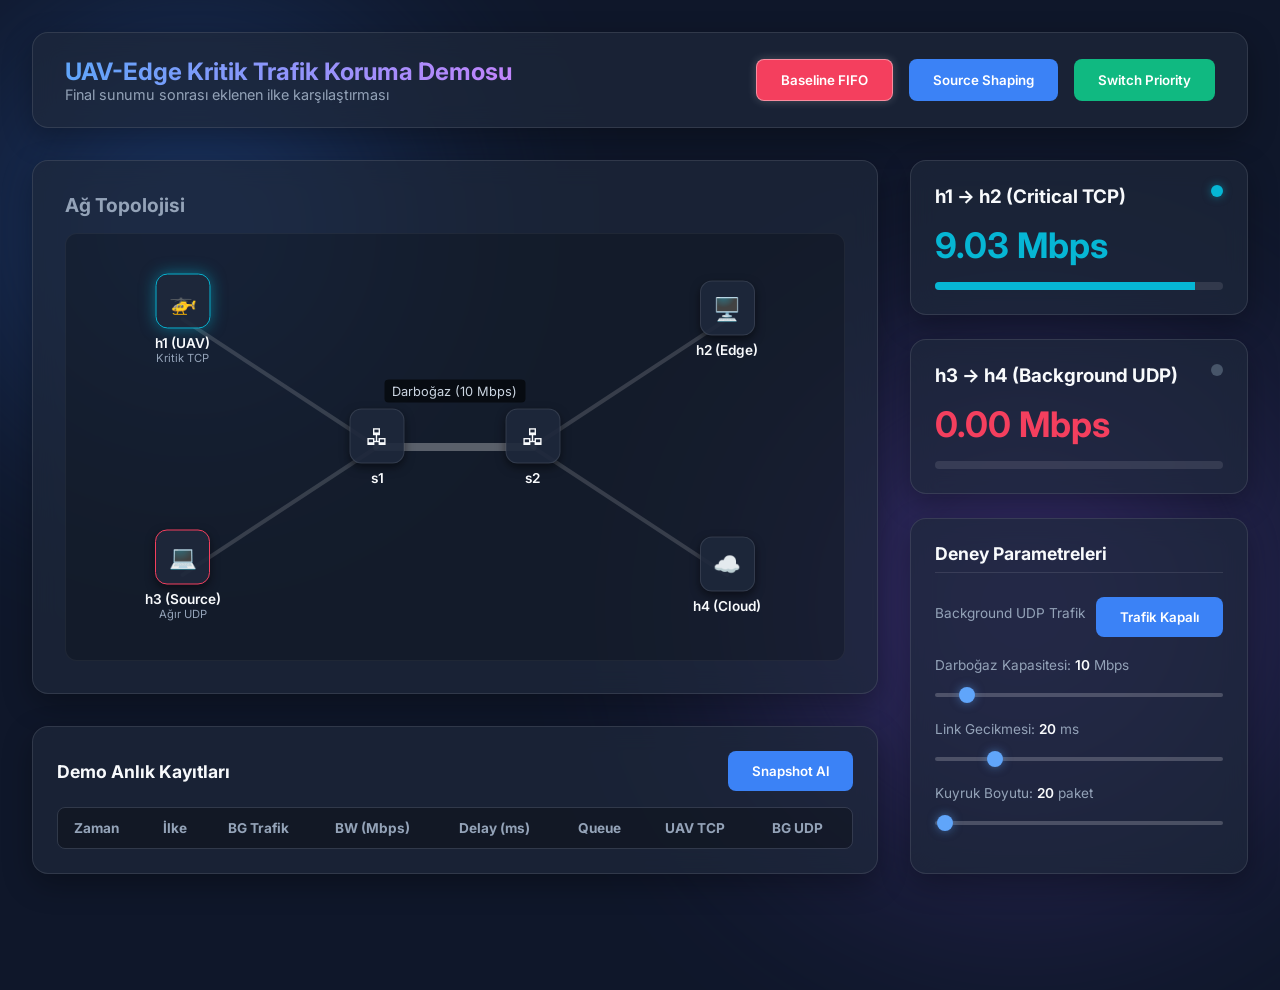
<file: Advanced-Networking-and-Distributed-Systems/Project2-AdvancedNetworks-SDN-UAV-Slicing/src/interactive-demo/index.html>
<!DOCTYPE html>
<html lang="tr">
<head>
    <meta charset="UTF-8">
    <meta name="viewport" content="width=device-width, initial-scale=1.0">
    <title>UAV-Edge Kritik Trafik Koruma Demosu</title>
    <link rel="preconnect" href="https://fonts.googleapis.com">
    <link rel="preconnect" href="https://fonts.gstatic.com" crossorigin>
    <link href="https://fonts.googleapis.com/css2?family=Inter:wght@300;400;600;700&display=swap" rel="stylesheet">
    <link rel="stylesheet" href="style.css">
</head>
<body>

    <div class="bg-blur bg-blur-1"></div>
    <div class="bg-blur bg-blur-2"></div>

    <div class="app-container">
        <header class="glass-panel header">
            <div class="title-area">
                <h1>UAV-Edge Kritik Trafik Koruma Demosu</h1>
                <p>Final sunumu sonrası eklenen ilke karşılaştırması</p>
            </div>
            <div class="controls">
                <button id="btn-besteffort" class="btn btn-danger">Baseline FIFO</button>
                <button id="btn-source" class="btn btn-primary">Source Shaping</button>
                <button id="btn-sdn" class="btn btn-success">Switch Priority</button>
            </div>
        </header>

        <main class="dashboard-grid">
            
            <!-- Left Column: Topology & Logs -->
            <div class="left-col">
                <section class="glass-panel topology-section">
                    <h2>Ağ Topolojisi</h2>
                    <div class="topology-canvas" id="topology-canvas">
                        <div class="node host uav" id="node-h1">
                            <div class="node-icon">🚁</div>
                            <div class="node-label">h1 (UAV)</div>
                            <div class="node-sub">Kritik TCP</div>
                        </div>
                        <div class="node host bg-source" id="node-h3">
                            <div class="node-icon">💻</div>
                            <div class="node-label">h3 (Source)</div>
                            <div class="node-sub">Ağır UDP</div>
                        </div>
                        <div class="node switch s1" id="node-s1">
                            <div class="node-icon">🖧</div>
                            <div class="node-label">s1</div>
                        </div>
                        <div class="node switch s2" id="node-s2">
                            <div class="node-icon">🖧</div>
                            <div class="node-label">s2</div>
                        </div>
                        <div class="node host edge-server" id="node-h2">
                            <div class="node-icon">🖥️</div>
                            <div class="node-label">h2 (Edge)</div>
                        </div>
                        <div class="node host cloud" id="node-h4">
                            <div class="node-icon">☁️</div>
                            <div class="node-label">h4 (Cloud)</div>
                        </div>

                        <svg class="lines-layer">
                            <line x1="15%" y1="20%" x2="40%" y2="50%" class="link"></line>
                            <line x1="15%" y1="80%" x2="40%" y2="50%" class="link"></line>
                            <line x1="40%" y1="50%" x2="60%" y2="50%" class="link link-s1-s2"></line>
                            <line x1="60%" y1="50%" x2="85%" y2="20%" class="link"></line>
                            <line x1="60%" y1="50%" x2="85%" y2="80%" class="link"></line>
                        </svg>

                        <div class="bottleneck-label">
                            <span class="label-text">Darboğaz (<span id="canvas-bw">10</span> Mbps)</span>
                            <div id="sdn-shield" class="sdn-shield hidden">Öncelik Aktif</div>
                        </div>

                        <div id="packet-layer"></div>
                    </div>
                </section>

                <section class="glass-panel log-section">
                    <div class="log-header">
                        <h2>Demo Anlık Kayıtları</h2>
                        <button id="btn-snapshot" class="btn btn-primary">Snapshot Al</button>
                    </div>
                    <div class="table-container">
                        <table id="log-table">
                            <thead>
                                <tr>
                                    <th>Zaman</th>
                                    <th>İlke</th>
                                    <th>BG Trafik</th>
                                    <th>BW (Mbps)</th>
                                    <th>Delay (ms)</th>
                                    <th>Queue</th>
                                    <th>UAV TCP</th>
                                    <th>BG UDP</th>
                                </tr>
                            </thead>
                            <tbody id="log-tbody">
                            </tbody>
                        </table>
                    </div>
                </section>
            </div>

            <!-- Right Column: Metrics & Params -->
            <div class="right-col">
                <div class="glass-panel metric-card uav-card">
                    <div class="metric-header">
                        <h3>h1 → h2 (Critical TCP)</h3>
                        <div class="status-dot active-uav"></div>
                    </div>
                    <div class="metric-value">
                        <span id="metric-h1-throughput">0.00</span> <span class="unit">Mbps</span>
                    </div>
                    <div class="metric-chart">
                        <div class="bar-fill" id="bar-h1"></div>
                    </div>
                </div>

                <div class="glass-panel metric-card bg-card">
                    <div class="metric-header">
                        <h3>h3 → h4 (Background UDP)</h3>
                        <div class="status-dot active-bg" id="status-h3"></div>
                    </div>
                    <div class="metric-value">
                        <span id="metric-h3-throughput">0.00</span> <span class="unit">Mbps</span>
                    </div>
                    <div class="metric-chart">
                        <div class="bar-fill" id="bar-h3"></div>
                    </div>
                </div>

                <section class="glass-panel params-section">
                    <h3>Deney Parametreleri</h3>
                    
                    <div class="param-group toggle-group">
                        <label>Background UDP Trafik</label>
                        <button id="btn-toggle-bg" class="btn btn-warning">Trafik Açık</button>
                    </div>

                    <div class="param-group">
                        <label>Darboğaz Kapasitesi: <span class="val-highlight" id="val-bw">10</span> Mbps</label>
                        <input type="range" id="input-bw" min="1" max="100" value="10">
                    </div>
                    
                    <div class="param-group">
                        <label>Link Gecikmesi: <span class="val-highlight" id="val-delay">20</span> ms</label>
                        <input type="range" id="input-delay" min="1" max="100" value="20">
                    </div>
                    
                    <div class="param-group">
                        <label>Kuyruk Boyutu: <span class="val-highlight" id="val-queue">20</span> paket</label>
                        <input type="range" id="input-queue" min="10" max="1000" value="20">
                    </div>
                </section>
            </div>
        </main>
    </div>
    <script src="script.js"></script>
</body>
</html>
</file>
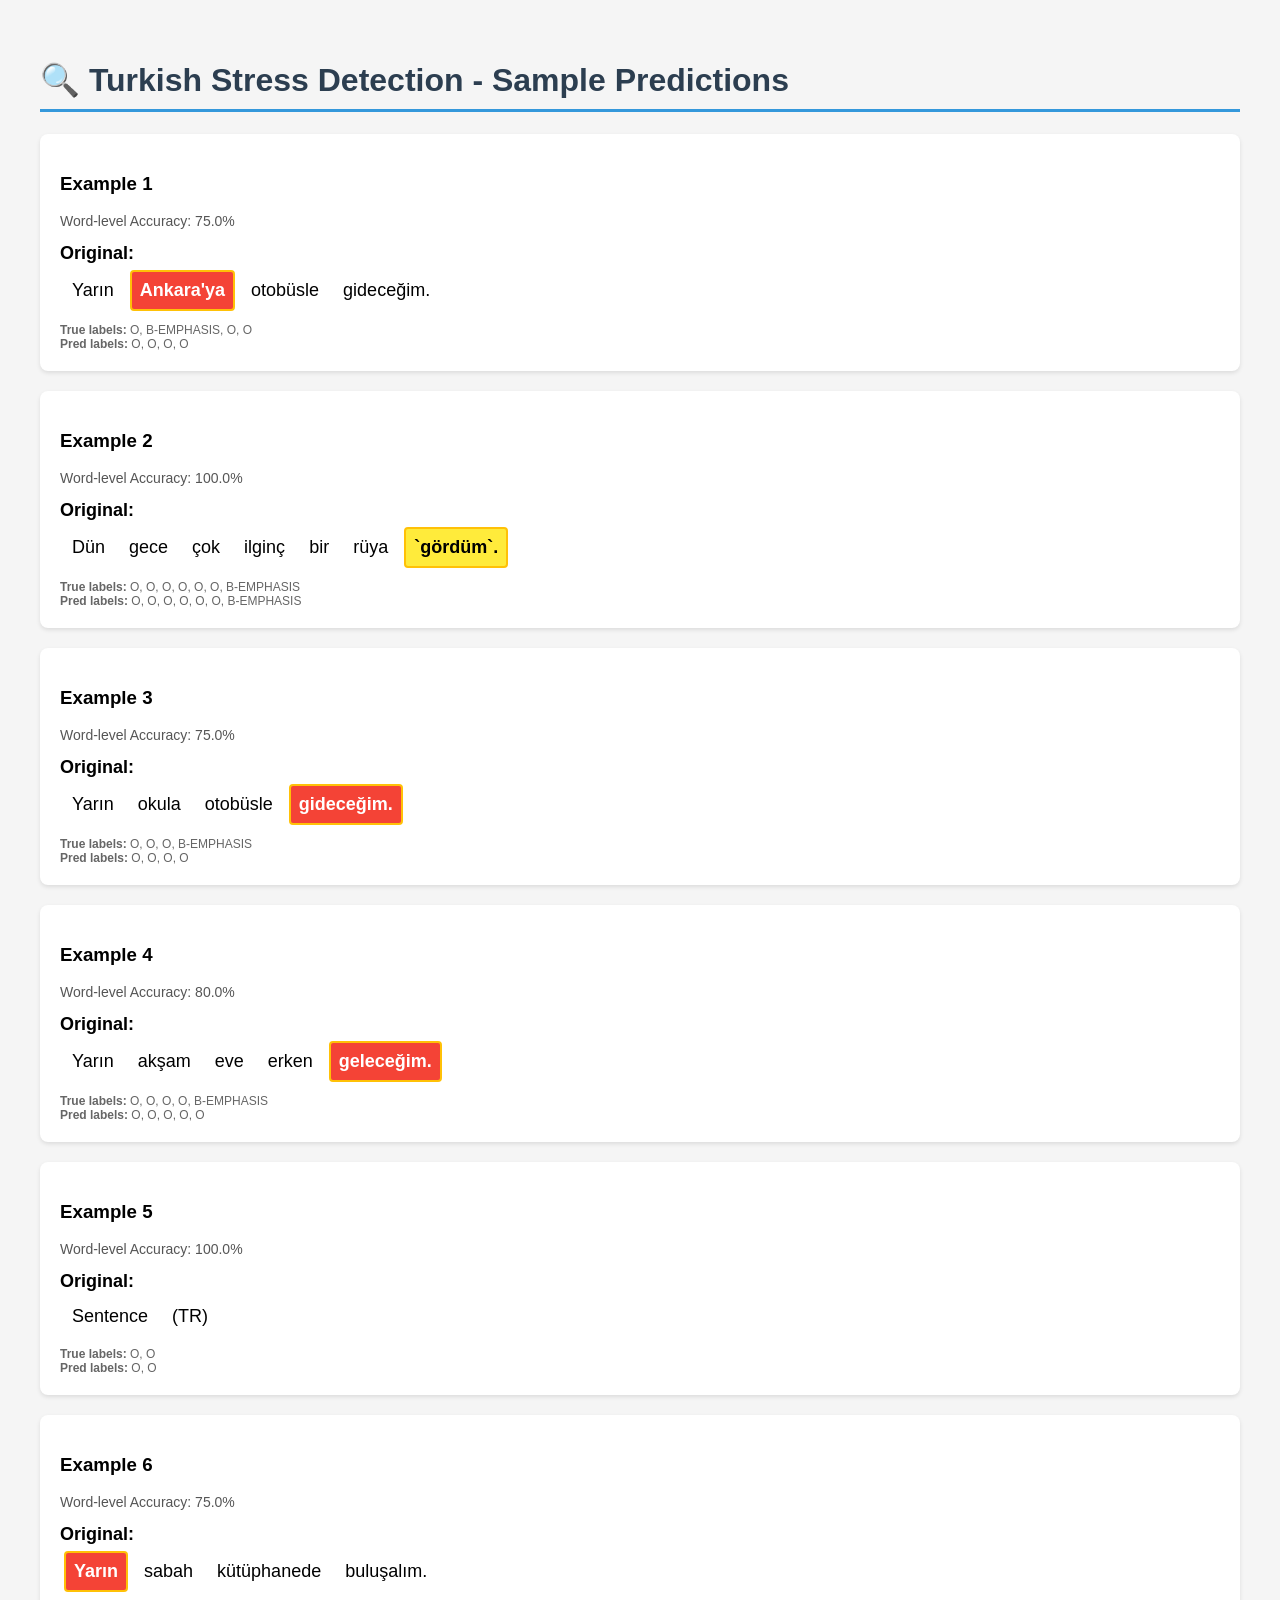
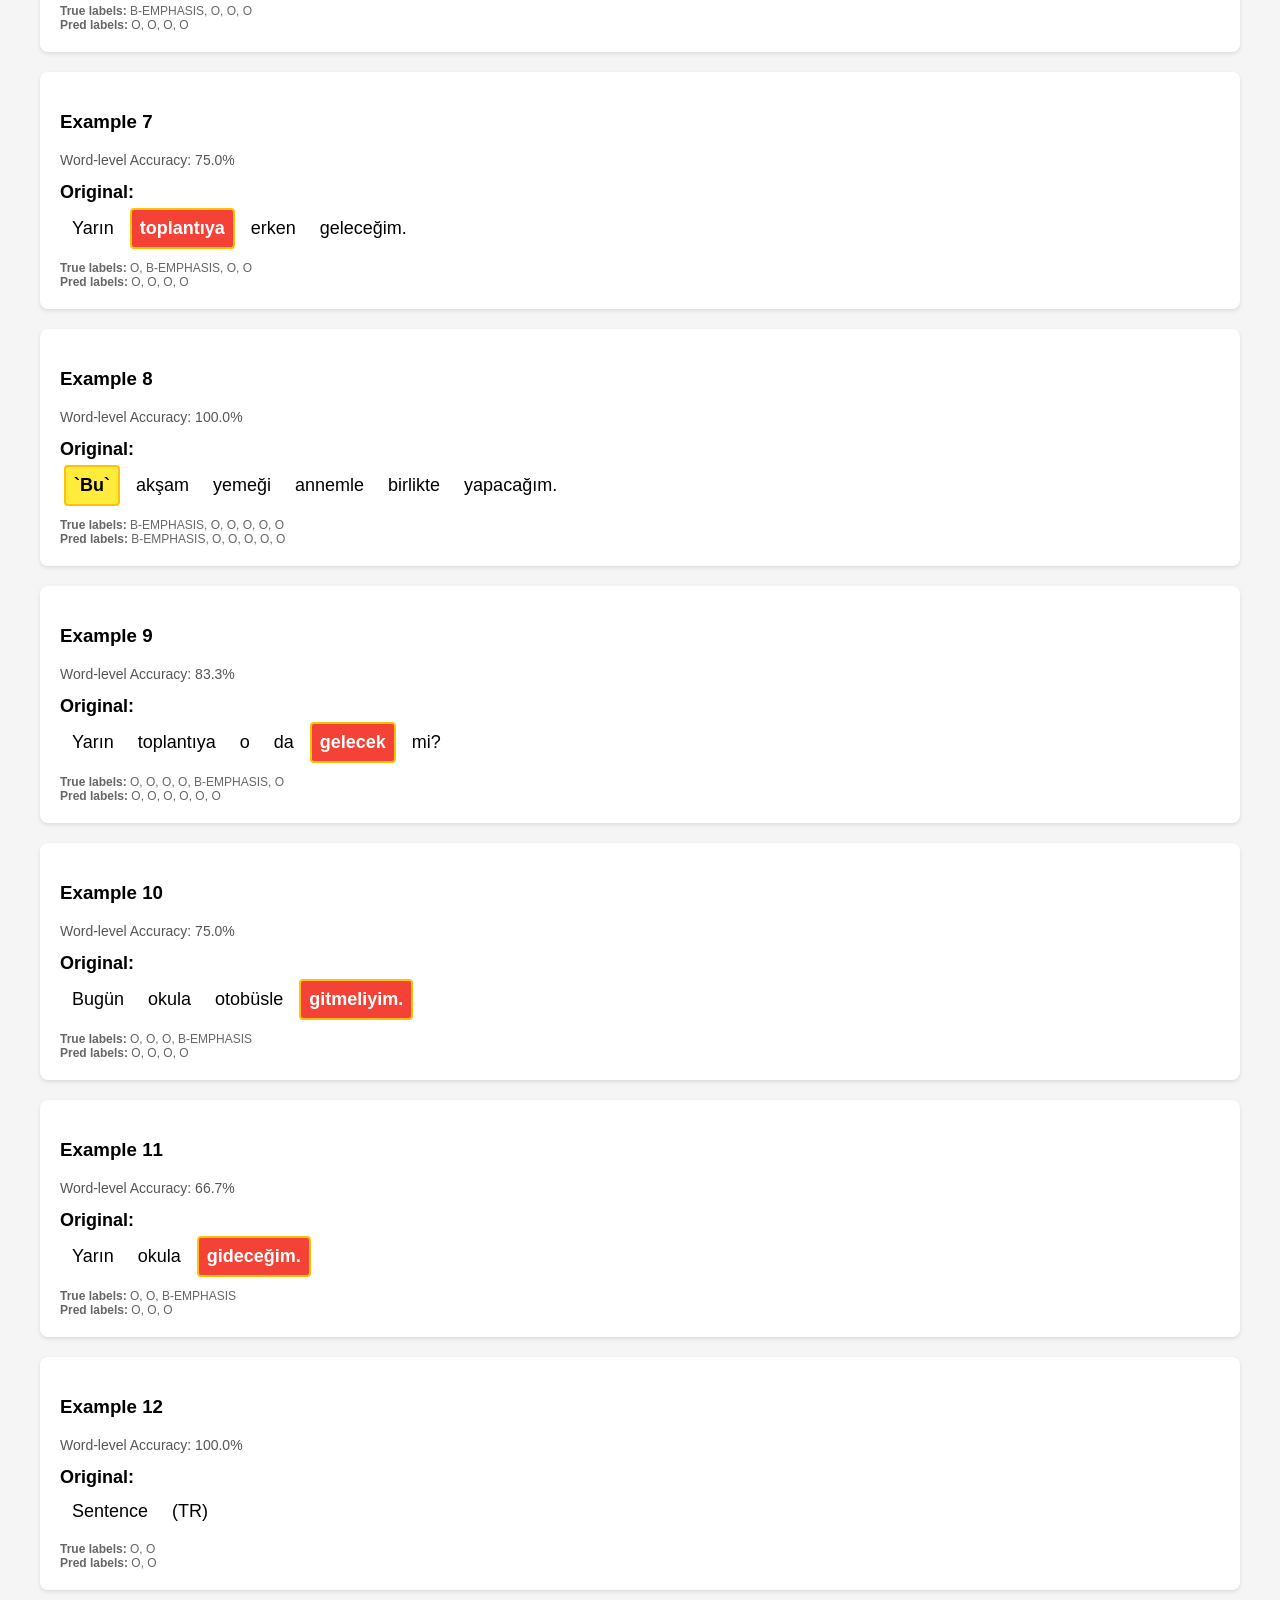
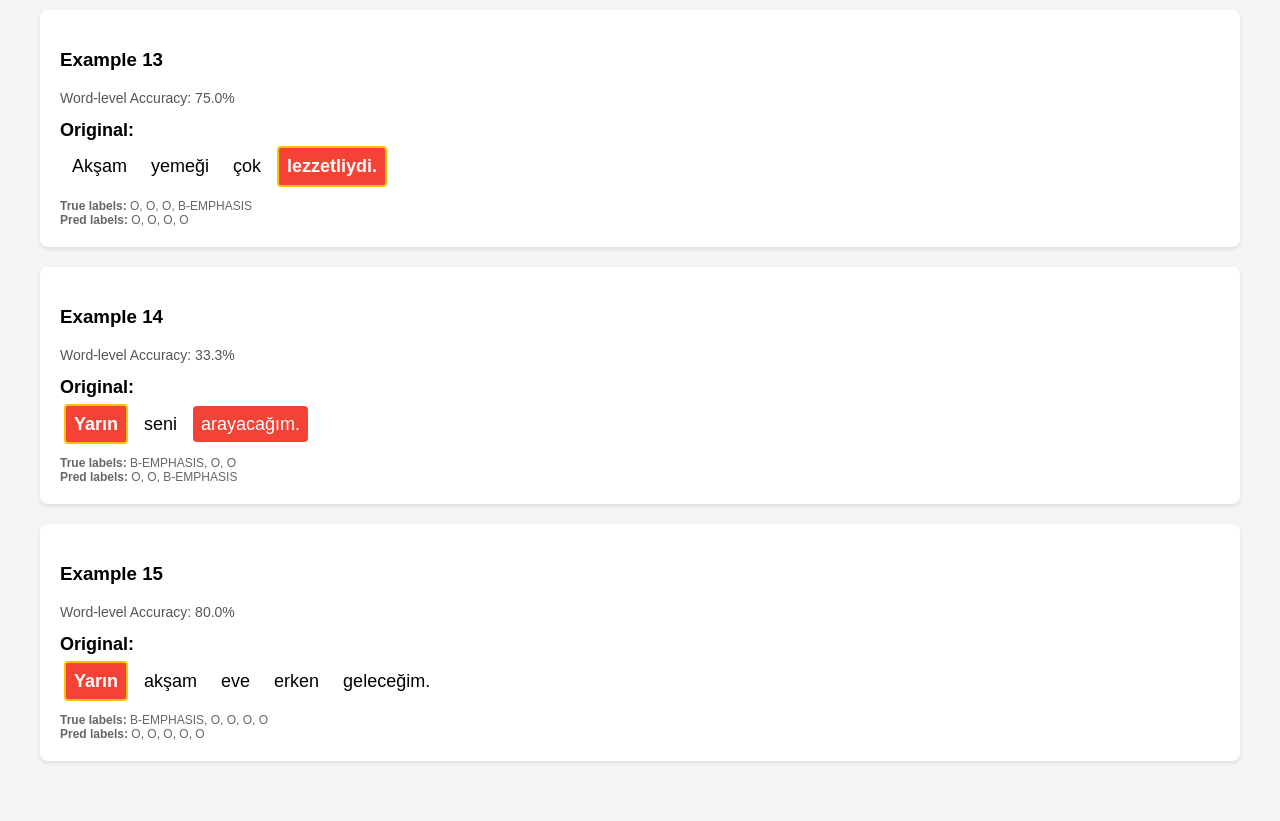
<file: AI-DeepLearning-NLP_Emphasis_Project/Project-2/outputs/figures/sample_predictions.html>
<!DOCTYPE html>
    <html>
    <head>
        <meta charset="UTF-8">
        <style>
            body {
                font-family: 'Segoe UI', Tahoma, Geneva, Verdana, sans-serif;
                max-width: 1200px;
                margin: 20px auto;
                padding: 20px;
                background: #f5f5f5;
            }
            h1 {
                color: #2c3e50;
                border-bottom: 3px solid #3498db;
                padding-bottom: 10px;
            }
            .prediction {
                background: white;
                margin: 20px 0;
                padding: 20px;
                border-radius: 8px;
                box-shadow: 0 2px 4px rgba(0,0,0,0.1);
            }
            .sentence {
                font-size: 18px;
                margin: 10px 0;
                line-height: 1.6;
            }
            .word {
                display: inline-block;
                margin: 2px 4px;
                padding: 4px 8px;
                border-radius: 4px;
            }
            .emphasis {
                background: #ffeb3b;
                font-weight: bold;
                border: 2px solid #ffc107;
            }
            .correct {
                background: #4caf50;
                color: white;
            }
            .incorrect {
                background: #f44336;
                color: white;
            }
            .labels {
                font-size: 12px;
                color: #666;
                margin-top: 5px;
            }
            .score {
                font-size: 14px;
                color: #555;
            }
        </style>
    </head>
    <body>
        <h1>🔍 Turkish Stress Detection - Sample Predictions</h1>
    
        <div class="prediction">
            <h3>Example 1</h3>
            <div class="score">Word-level Accuracy: 75.0%</div>
            
            <div class="sentence">
                <strong>Original:</strong><br>
        <span class="word" title="True: O, Pred: O">Yarın</span><span class="word emphasis incorrect" title="True: B-EMPHASIS, Pred: O">Ankara'ya</span><span class="word" title="True: O, Pred: O">otobüsle</span><span class="word" title="True: O, Pred: O">gideceğim.</span>
            </div>
            <div class="labels">
                <strong>True labels:</strong> O, B-EMPHASIS, O, O<br>
                <strong>Pred labels:</strong> O, O, O, O
            </div>
        </div>
        
        <div class="prediction">
            <h3>Example 2</h3>
            <div class="score">Word-level Accuracy: 100.0%</div>
            
            <div class="sentence">
                <strong>Original:</strong><br>
        <span class="word" title="True: O, Pred: O">Dün</span><span class="word" title="True: O, Pred: O">gece</span><span class="word" title="True: O, Pred: O">çok</span><span class="word" title="True: O, Pred: O">ilginç</span><span class="word" title="True: O, Pred: O">bir</span><span class="word" title="True: O, Pred: O">rüya</span><span class="word emphasis" title="True: B-EMPHASIS, Pred: B-EMPHASIS">`gördüm`.</span>
            </div>
            <div class="labels">
                <strong>True labels:</strong> O, O, O, O, O, O, B-EMPHASIS<br>
                <strong>Pred labels:</strong> O, O, O, O, O, O, B-EMPHASIS
            </div>
        </div>
        
        <div class="prediction">
            <h3>Example 3</h3>
            <div class="score">Word-level Accuracy: 75.0%</div>
            
            <div class="sentence">
                <strong>Original:</strong><br>
        <span class="word" title="True: O, Pred: O">Yarın</span><span class="word" title="True: O, Pred: O">okula</span><span class="word" title="True: O, Pred: O">otobüsle</span><span class="word emphasis incorrect" title="True: B-EMPHASIS, Pred: O">gideceğim.</span>
            </div>
            <div class="labels">
                <strong>True labels:</strong> O, O, O, B-EMPHASIS<br>
                <strong>Pred labels:</strong> O, O, O, O
            </div>
        </div>
        
        <div class="prediction">
            <h3>Example 4</h3>
            <div class="score">Word-level Accuracy: 80.0%</div>
            
            <div class="sentence">
                <strong>Original:</strong><br>
        <span class="word" title="True: O, Pred: O">Yarın</span><span class="word" title="True: O, Pred: O">akşam</span><span class="word" title="True: O, Pred: O">eve</span><span class="word" title="True: O, Pred: O">erken</span><span class="word emphasis incorrect" title="True: B-EMPHASIS, Pred: O">geleceğim.</span>
            </div>
            <div class="labels">
                <strong>True labels:</strong> O, O, O, O, B-EMPHASIS<br>
                <strong>Pred labels:</strong> O, O, O, O, O
            </div>
        </div>
        
        <div class="prediction">
            <h3>Example 5</h3>
            <div class="score">Word-level Accuracy: 100.0%</div>
            
            <div class="sentence">
                <strong>Original:</strong><br>
        <span class="word" title="True: O, Pred: O">Sentence</span><span class="word" title="True: O, Pred: O">(TR)</span>
            </div>
            <div class="labels">
                <strong>True labels:</strong> O, O<br>
                <strong>Pred labels:</strong> O, O
            </div>
        </div>
        
        <div class="prediction">
            <h3>Example 6</h3>
            <div class="score">Word-level Accuracy: 75.0%</div>
            
            <div class="sentence">
                <strong>Original:</strong><br>
        <span class="word emphasis incorrect" title="True: B-EMPHASIS, Pred: O">Yarın</span><span class="word" title="True: O, Pred: O">sabah</span><span class="word" title="True: O, Pred: O">kütüphanede</span><span class="word" title="True: O, Pred: O">buluşalım.</span>
            </div>
            <div class="labels">
                <strong>True labels:</strong> B-EMPHASIS, O, O, O<br>
                <strong>Pred labels:</strong> O, O, O, O
            </div>
        </div>
        
        <div class="prediction">
            <h3>Example 7</h3>
            <div class="score">Word-level Accuracy: 75.0%</div>
            
            <div class="sentence">
                <strong>Original:</strong><br>
        <span class="word" title="True: O, Pred: O">Yarın</span><span class="word emphasis incorrect" title="True: B-EMPHASIS, Pred: O">toplantıya</span><span class="word" title="True: O, Pred: O">erken</span><span class="word" title="True: O, Pred: O">geleceğim.</span>
            </div>
            <div class="labels">
                <strong>True labels:</strong> O, B-EMPHASIS, O, O<br>
                <strong>Pred labels:</strong> O, O, O, O
            </div>
        </div>
        
        <div class="prediction">
            <h3>Example 8</h3>
            <div class="score">Word-level Accuracy: 100.0%</div>
            
            <div class="sentence">
                <strong>Original:</strong><br>
        <span class="word emphasis" title="True: B-EMPHASIS, Pred: B-EMPHASIS">`Bu`</span><span class="word" title="True: O, Pred: O">akşam</span><span class="word" title="True: O, Pred: O">yemeği</span><span class="word" title="True: O, Pred: O">annemle</span><span class="word" title="True: O, Pred: O">birlikte</span><span class="word" title="True: O, Pred: O">yapacağım.</span>
            </div>
            <div class="labels">
                <strong>True labels:</strong> B-EMPHASIS, O, O, O, O, O<br>
                <strong>Pred labels:</strong> B-EMPHASIS, O, O, O, O, O
            </div>
        </div>
        
        <div class="prediction">
            <h3>Example 9</h3>
            <div class="score">Word-level Accuracy: 83.3%</div>
            
            <div class="sentence">
                <strong>Original:</strong><br>
        <span class="word" title="True: O, Pred: O">Yarın</span><span class="word" title="True: O, Pred: O">toplantıya</span><span class="word" title="True: O, Pred: O">o</span><span class="word" title="True: O, Pred: O">da</span><span class="word emphasis incorrect" title="True: B-EMPHASIS, Pred: O">gelecek</span><span class="word" title="True: O, Pred: O">mi?</span>
            </div>
            <div class="labels">
                <strong>True labels:</strong> O, O, O, O, B-EMPHASIS, O<br>
                <strong>Pred labels:</strong> O, O, O, O, O, O
            </div>
        </div>
        
        <div class="prediction">
            <h3>Example 10</h3>
            <div class="score">Word-level Accuracy: 75.0%</div>
            
            <div class="sentence">
                <strong>Original:</strong><br>
        <span class="word" title="True: O, Pred: O">Bugün</span><span class="word" title="True: O, Pred: O">okula</span><span class="word" title="True: O, Pred: O">otobüsle</span><span class="word emphasis incorrect" title="True: B-EMPHASIS, Pred: O">gitmeliyim.</span>
            </div>
            <div class="labels">
                <strong>True labels:</strong> O, O, O, B-EMPHASIS<br>
                <strong>Pred labels:</strong> O, O, O, O
            </div>
        </div>
        
        <div class="prediction">
            <h3>Example 11</h3>
            <div class="score">Word-level Accuracy: 66.7%</div>
            
            <div class="sentence">
                <strong>Original:</strong><br>
        <span class="word" title="True: O, Pred: O">Yarın</span><span class="word" title="True: O, Pred: O">okula</span><span class="word emphasis incorrect" title="True: B-EMPHASIS, Pred: O">gideceğim.</span>
            </div>
            <div class="labels">
                <strong>True labels:</strong> O, O, B-EMPHASIS<br>
                <strong>Pred labels:</strong> O, O, O
            </div>
        </div>
        
        <div class="prediction">
            <h3>Example 12</h3>
            <div class="score">Word-level Accuracy: 100.0%</div>
            
            <div class="sentence">
                <strong>Original:</strong><br>
        <span class="word" title="True: O, Pred: O">Sentence</span><span class="word" title="True: O, Pred: O">(TR)</span>
            </div>
            <div class="labels">
                <strong>True labels:</strong> O, O<br>
                <strong>Pred labels:</strong> O, O
            </div>
        </div>
        
        <div class="prediction">
            <h3>Example 13</h3>
            <div class="score">Word-level Accuracy: 75.0%</div>
            
            <div class="sentence">
                <strong>Original:</strong><br>
        <span class="word" title="True: O, Pred: O">Akşam</span><span class="word" title="True: O, Pred: O">yemeği</span><span class="word" title="True: O, Pred: O">çok</span><span class="word emphasis incorrect" title="True: B-EMPHASIS, Pred: O">lezzetliydi.</span>
            </div>
            <div class="labels">
                <strong>True labels:</strong> O, O, O, B-EMPHASIS<br>
                <strong>Pred labels:</strong> O, O, O, O
            </div>
        </div>
        
        <div class="prediction">
            <h3>Example 14</h3>
            <div class="score">Word-level Accuracy: 33.3%</div>
            
            <div class="sentence">
                <strong>Original:</strong><br>
        <span class="word emphasis incorrect" title="True: B-EMPHASIS, Pred: O">Yarın</span><span class="word" title="True: O, Pred: O">seni</span><span class="word incorrect" title="True: O, Pred: B-EMPHASIS">arayacağım.</span>
            </div>
            <div class="labels">
                <strong>True labels:</strong> B-EMPHASIS, O, O<br>
                <strong>Pred labels:</strong> O, O, B-EMPHASIS
            </div>
        </div>
        
        <div class="prediction">
            <h3>Example 15</h3>
            <div class="score">Word-level Accuracy: 80.0%</div>
            
            <div class="sentence">
                <strong>Original:</strong><br>
        <span class="word emphasis incorrect" title="True: B-EMPHASIS, Pred: O">Yarın</span><span class="word" title="True: O, Pred: O">akşam</span><span class="word" title="True: O, Pred: O">eve</span><span class="word" title="True: O, Pred: O">erken</span><span class="word" title="True: O, Pred: O">geleceğim.</span>
            </div>
            <div class="labels">
                <strong>True labels:</strong> B-EMPHASIS, O, O, O, O<br>
                <strong>Pred labels:</strong> O, O, O, O, O
            </div>
        </div>
        
    </body>
    </html>
</file>
<file: Advanced-Networking-and-Distributed-Systems/Project2-AdvancedNetworks-SDN-UAV-Slicing/src/interactive-demo/style.css>
:root {
    --bg-dark: #0f172a;
    --bg-panel: rgba(30, 41, 59, 0.7);
    --border-glass: rgba(255, 255, 255, 0.1);
    --text-main: #f8fafc;
    --text-muted: #94a3b8;
    
    --color-uav: #06b6d4;
    --color-uav-glow: rgba(6, 182, 212, 0.5);
    --color-bg-traffic: #f43f5e;
    --color-bg-glow: rgba(244, 63, 94, 0.5);
    --color-success: #10b981;
    --color-sdn-glow: rgba(16, 185, 129, 0.6);
    --color-warning: #f59e0b;
    --color-primary: #3b82f6;
}

* { box-sizing: border-box; margin: 0; padding: 0; }

body {
    font-family: 'Inter', sans-serif;
    background-color: var(--bg-dark);
    color: var(--text-main);
    min-height: 100vh;
    overflow-x: hidden;
}

.bg-blur { position: absolute; border-radius: 50%; filter: blur(100px); z-index: -1; opacity: 0.4; }
.bg-blur-1 { top: -10%; left: -10%; width: 50vw; height: 50vw; background: radial-gradient(circle, #3b82f6 0%, transparent 70%); }
.bg-blur-2 { bottom: -10%; right: -10%; width: 60vw; height: 60vw; background: radial-gradient(circle, #8b5cf6 0%, transparent 70%); }

.app-container { max-width: 1500px; margin: 0 auto; padding: 2rem; display: flex; flex-direction: column; gap: 2rem; }

.glass-panel {
    background: var(--bg-panel);
    backdrop-filter: blur(12px);
    border: 1px solid var(--border-glass);
    border-radius: 16px;
    box-shadow: 0 10px 30px rgba(0, 0, 0, 0.3);
}

.header { display: flex; justify-content: space-between; align-items: center; padding: 1.5rem 2rem; }
.title-area h1 { font-size: 1.5rem; background: linear-gradient(90deg, #60a5fa, #c084fc); -webkit-background-clip: text; -webkit-text-fill-color: transparent; }
.title-area p { color: var(--text-muted); font-size: 0.9rem; }

.controls { display: flex; gap: 1rem; }
.btn {
    padding: 0.75rem 1.5rem; border-radius: 8px; border: none; font-family: 'Inter', sans-serif; font-weight: 600; cursor: pointer; transition: all 0.3s; color: white; background: rgba(255,255,255,0.1);
}
.btn:hover { background: rgba(255,255,255,0.2); transform: translateY(-2px); }
.btn.active { border: 1px solid rgba(255,255,255,0.4); box-shadow: 0 0 10px rgba(255,255,255,0.2); }
.btn-danger { background: var(--color-bg-traffic); }
.btn-danger:hover { background: #e11d48; box-shadow: 0 0 15px var(--color-bg-glow); }
.btn-success { background: var(--color-success); }
.btn-success:hover { background: #059669; box-shadow: 0 0 15px var(--color-sdn-glow); }
.btn-warning { background: var(--color-warning); }
.btn-warning:hover { background: #d97706; }
.btn-primary { background: var(--color-primary); }
.btn-primary:hover { background: #2563eb; }

/* Dashboard Layout */
.dashboard-grid { display: grid; grid-template-columns: 2.5fr 1fr; gap: 2rem; }
.left-col { display: flex; flex-direction: column; gap: 2rem; }
.right-col { display: flex; flex-direction: column; gap: 1.5rem; }

/* Topology */
.topology-section { padding: 2rem; flex-grow: 1; min-height: 400px; display: flex; flex-direction: column; }
.topology-section h2 { font-size: 1.2rem; color: var(--text-muted); margin-bottom: 1rem; }
.topology-canvas { flex-grow: 1; position: relative; border-radius: 12px; background: rgba(0, 0, 0, 0.2); border: 1px solid rgba(255, 255, 255, 0.05); overflow: hidden; min-height: 350px;}

.node { position: absolute; display: flex; flex-direction: column; align-items: center; transform: translate(-50%, -50%); z-index: 10; }
.node-icon { width: 55px; height: 55px; border-radius: 12px; background: rgba(30, 41, 59, 0.9); border: 1px solid var(--border-glass); display: flex; justify-content: center; align-items: center; font-size: 1.4rem; box-shadow: 0 4px 10px rgba(0,0,0,0.5); }
.node-label { margin-top: 6px; font-weight: 600; font-size: 0.85rem; }
.node-sub { font-size: 0.7rem; color: var(--text-muted); text-align: center; }

.uav { top: 20%; left: 15%; }
.uav .node-icon { border-color: var(--color-uav); box-shadow: 0 0 15px var(--color-uav-glow); }
.bg-source { top: 80%; left: 15%; }
.bg-source .node-icon { border-color: var(--color-bg-traffic); }
.s1 { top: 50%; left: 40%; }
.s2 { top: 50%; left: 60%; }
.edge-server { top: 20%; left: 85%; }
.cloud { top: 80%; left: 85%; }

.lines-layer { position: absolute; top: 0; left: 0; width: 100%; height: 100%; z-index: 1; }
.link { stroke: rgba(255, 255, 255, 0.15); stroke-width: 4; stroke-linecap: round; }
.link-s1-s2 { stroke-width: 8; stroke: rgba(255, 255, 255, 0.3); }

/* Move bottleneck up */
.bottleneck-label { position: absolute; top: calc(50% - 45px); left: 50%; transform: translate(-50%, -50%); text-align: center; z-index: 5; }
.label-text { background: rgba(0,0,0,0.6); padding: 4px 8px; border-radius: 4px; font-size: 0.8rem; color: #cbd5e1; }
.sdn-shield { margin-top: 4px; background: rgba(16, 185, 129, 0.1); border: 1px solid var(--color-success); color: var(--color-success); padding: 2px 10px; border-radius: 20px; font-size: 0.75rem; font-weight: 700; box-shadow: 0 0 10px var(--color-sdn-glow); text-transform: uppercase; transition: opacity 0.3s; }
.hidden { opacity: 0; }

#packet-layer { position: absolute; top: 0; left: 0; width: 100%; height: 100%; pointer-events: none; z-index: 20; }
.packet { position: absolute; width: 10px; height: 10px; border-radius: 50%; transform: translate(-50%, -50%); transition: left linear, top linear; }
.packet.tcp { background: var(--color-uav); box-shadow: 0 0 8px var(--color-uav-glow); }
.packet.udp { background: var(--color-bg-traffic); box-shadow: 0 0 8px var(--color-bg-glow); width: 14px; height: 14px; }
@keyframes explode { 0% { transform: translate(-50%, -50%) scale(1); opacity: 1; } 100% { transform: translate(-50%, -50%) scale(3); opacity: 0; } }
.packet.dropped { animation: explode 0.3s forwards; }

/* Log Section */
.log-section { padding: 1.5rem; }
.log-header { display: flex; justify-content: space-between; align-items: center; margin-bottom: 1rem; }
.log-header h2 { font-size: 1.1rem; color: var(--text-main); }
.table-container { max-height: 200px; overflow-y: auto; border-radius: 8px; border: 1px solid rgba(255,255,255,0.1); }
table { width: 100%; border-collapse: collapse; font-size: 0.85rem; text-align: left; }
th { background: rgba(0,0,0,0.3); padding: 0.75rem 1rem; color: var(--text-muted); position: sticky; top: 0; }
td { padding: 0.75rem 1rem; border-bottom: 1px solid rgba(255,255,255,0.05); }
tr:hover { background: rgba(255,255,255,0.05); }
.log-uav { color: var(--color-uav); font-weight: 600; }
.log-udp { color: var(--color-bg-traffic); font-weight: 600; }
.log-state-best { color: var(--color-bg-traffic); }
.log-state-sdn { color: var(--color-success); }

/* Metrics & Params */
.metric-card { padding: 1.5rem; }
.metric-header { display: flex; justify-content: space-between; margin-bottom: 1rem; }
.status-dot { width: 12px; height: 12px; border-radius: 50%; background: #475569; }
.status-dot.active-uav { background: var(--color-uav); box-shadow: 0 0 8px var(--color-uav-glow); }
.status-dot.active-bg { background: var(--color-bg-traffic); box-shadow: 0 0 8px var(--color-bg-glow); }
.metric-value { font-size: 2.2rem; font-weight: 700; margin-bottom: 1rem; }
.uav-card .metric-value { color: var(--color-uav); }
.bg-card .metric-value { color: var(--color-bg-traffic); }
.metric-chart { height: 8px; background: rgba(255,255,255,0.1); border-radius: 4px; overflow: hidden; }
.bar-fill { height: 100%; width: 0%; transition: width 0.3s ease; }
.uav-card .bar-fill { background: var(--color-uav); }
.bg-card .bar-fill { background: var(--color-bg-traffic); }

.params-section { padding: 1.5rem; }
.params-section h3 { font-size: 1.1rem; margin-bottom: 1.5rem; border-bottom: 1px solid rgba(255,255,255,0.1); padding-bottom: 0.5rem; }
.param-group { margin-bottom: 1.25rem; }
.toggle-group { display: flex; justify-content: space-between; align-items: center; }
.param-group label { display: block; font-size: 0.85rem; color: var(--text-muted); margin-bottom: 0.5rem; }
.val-highlight { color: #f8fafc; font-weight: 600; }
input[type=range] {
    -webkit-appearance: none; width: 100%; background: transparent;
}
input[type=range]::-webkit-slider-thumb {
    -webkit-appearance: none; height: 16px; width: 16px; border-radius: 50%; background: #60a5fa; cursor: pointer; margin-top: -6px; box-shadow: 0 0 10px rgba(96, 165, 250, 0.5);
}
input[type=range]::-webkit-slider-runnable-track {
    width: 100%; height: 4px; cursor: pointer; background: rgba(255,255,255,0.2); border-radius: 2px;
}
</file>
